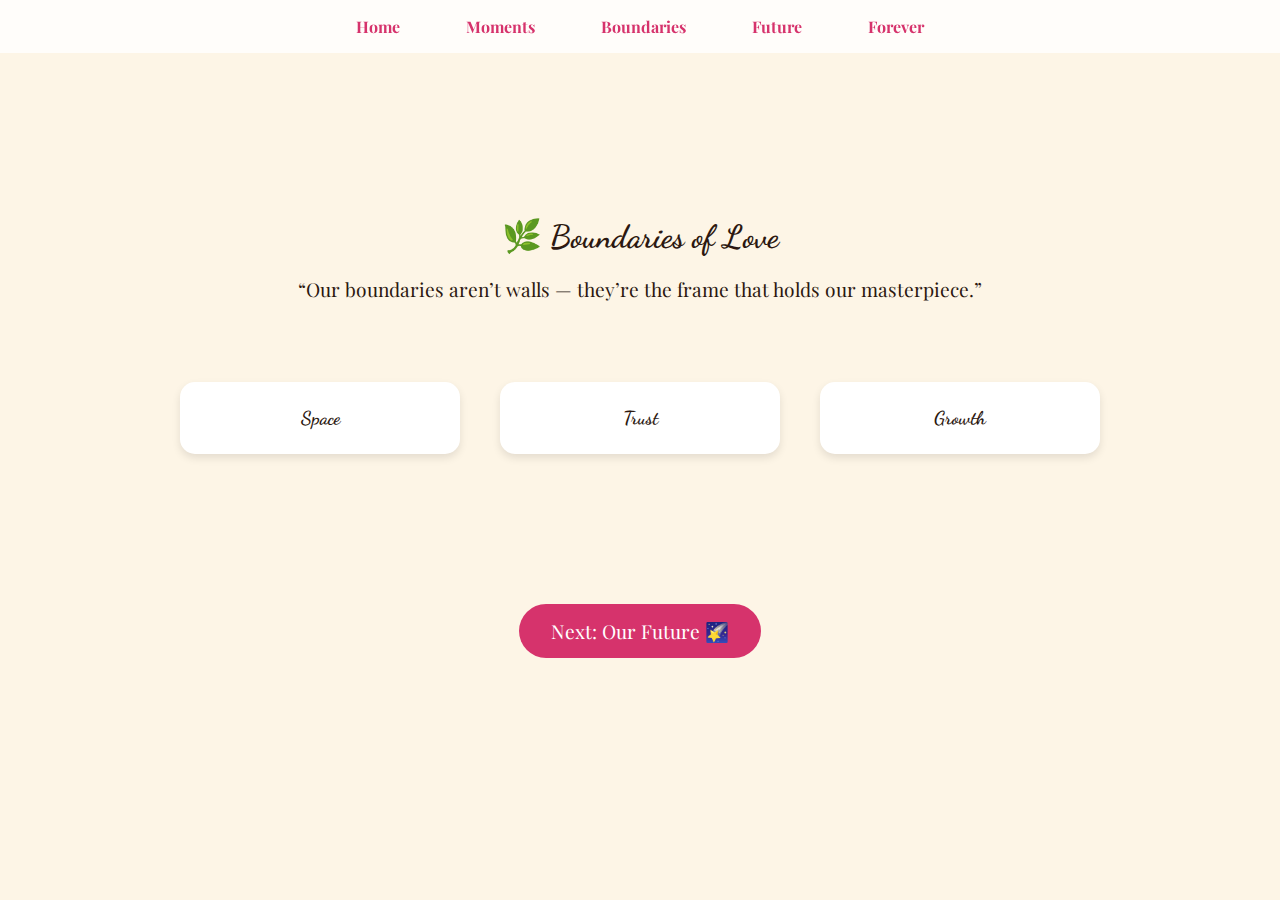
<file: boundaries.html>
<!DOCTYPE html>
<html lang="en">
<head>
  <meta charset="UTF-8" />
  <meta name="viewport" content="width=device-width, initial-scale=1.0"/>
  <title>Boundaries of Love</title>
  <link rel="stylesheet" href="style.css">
</head>
<body>
  <nav>
    <a href="index.html">Home</a>
    <a href="moments.html">Moments</a>
    <a href="boundaries.html">Boundaries</a>
    <a href="future.html">Future</a>
    <a href="forever.html">Forever</a>
  </nav>

  <div class="page-container">
    <h1>🌿 Boundaries of Love</h1>
    <p style="font-size: 1.2rem; margin: 20px 0;">
      “Our boundaries aren’t walls — they’re the frame that holds our masterpiece.”
    </p>

    <div style="display: flex; flex-wrap: wrap; justify-content: center; margin-top: 40px;">
      <div class="boundary-box" onclick="toggleActive(this)" data-text="I love you enough to let you breathe — because love isn’t a cage, it’s wings.">
        <h3>Space</h3>
      </div>
      <div class="boundary-box" onclick="toggleActive(this)" data-text="I trust you not because you never fail, but because I choose to believe in us — every day.">
        <h3>Trust</h3>
      </div>
      <div class="boundary-box" onclick="toggleActive(this)" data-text="Let’s grow separately so we can bloom together — roots deep, branches wide.">
        <h3>Growth</h3>
      </div>
    </div>

    <div id="boundary-text" style="margin-top: 30px; font-size: 1.1rem; max-width: 600px; min-height: 60px; font-style: italic;"></div>

    <a href="future.html" class="btn" style="margin-top: 40px;">Next: Our Future 🌠</a>
  </div>

  <script>
    function toggleActive(el) {
      document.querySelectorAll('.boundary-box').forEach(box => box.classList.remove('active'));
      el.classList.add('active');
      document.getElementById('boundary-text').innerText = el.getAttribute('data-text');
    }
  </script>
</body>
</html>
</file>
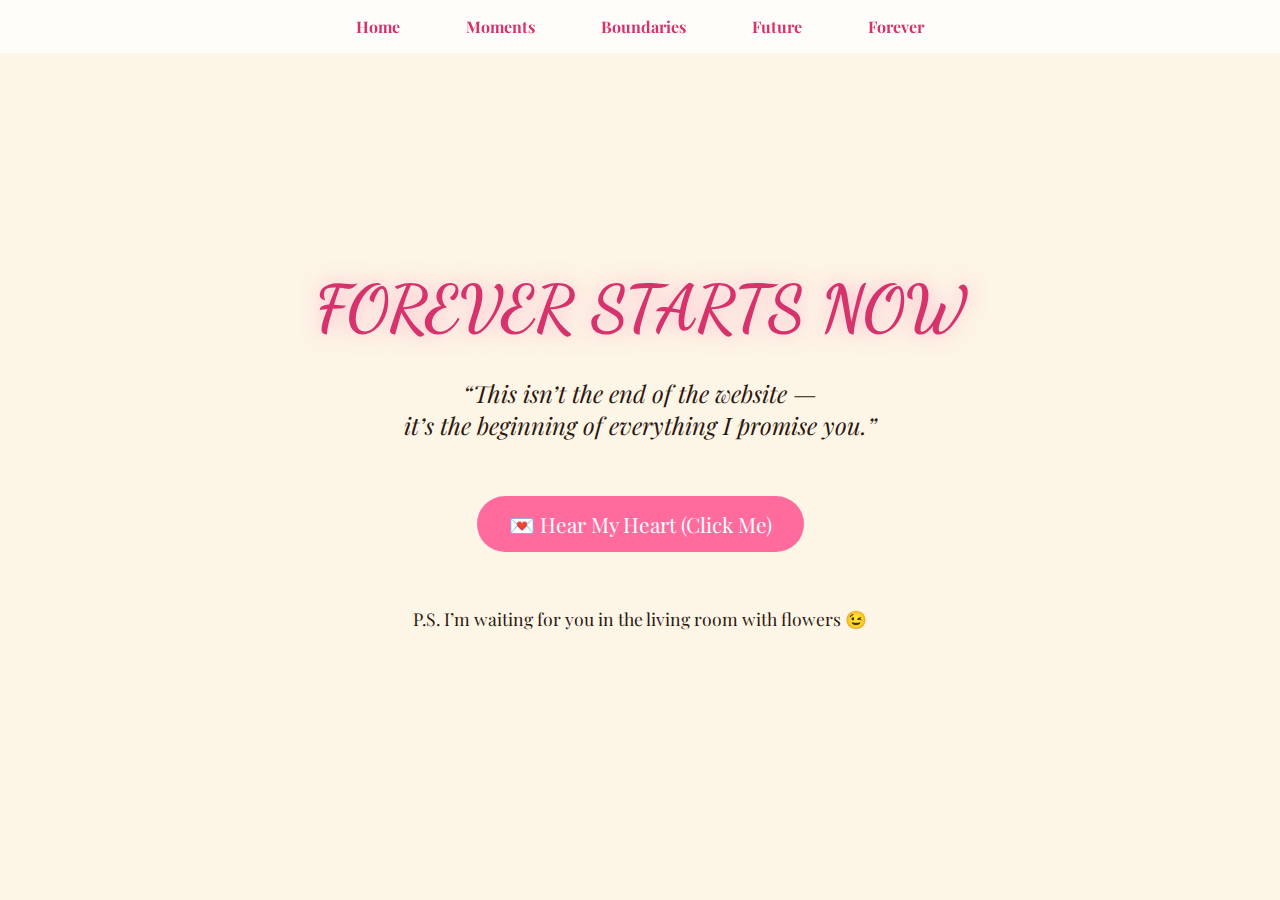
<file: forever.html>
<!DOCTYPE html>
<html lang="en">
<head>
  <meta charset="UTF-8" />
  <meta name="viewport" content="width=device-width, initial-scale=1.0"/>
  <title>Forever Starts Now</title>
  <link rel="stylesheet" href="style.css">
</head>
<body>
  <nav>
    <a href="index.html">Home</a>
    <a href="moments.html">Moments</a>
    <a href="boundaries.html">Boundaries</a>
    <a href="future.html">Future</a>
    <a href="forever.html">Forever</a>
  </nav>

  <div class="page-container">
    <h1 style="font-size: 4rem; color: #d6336c; text-shadow: 0 0 20px rgba(255,105,180,0.5);">
      FOREVER STARTS NOW
    </h1>
    <p style="font-size: 1.5rem; margin: 30px 0; font-style: italic;">
      “This isn’t the end of the website —<br />it’s the beginning of everything I promise you.”
    </p>
    <button onclick="playVoice()" class="btn" style="background: #ff6b9d; font-size: 1.3rem;">
      💌 Hear My Heart (Click Me)
    </button>
    <p style="margin-top: 30px; font-size: 1.1rem;">
      P.S. I’m waiting for you in the living room with flowers 😉
    </p>
  </div>

  <script>
    function createPetal() {
      const petal = document.createElement('div');
      petal.innerHTML = '🌹';
      petal.className = 'petal';
      petal.style.left = Math.random() * 100 + 'vw';
      petal.style.top = '-50px';
      petal.style.fontSize = (Math.random() * 20 + 10) + 'px';
      document.body.appendChild(petal);

      setTimeout(() => { petal.remove(); }, 10000);
    }

    setInterval(createPetal, 300);

    function playVoice() {
      const audio = new Audio('assets/audio/love-message.mp3');
      audio.play().catch(e => alert("Please tap to unmute ❤️ (Browser policy)"));
    }
  </script>
</body>
</html>
</file>
<file: style.css>
@import url('https://fonts.googleapis.com/css2?family=Dancing+Script:wght@700&family=Playfair+Display:ital,wght@0,700;1,400&display=swap');

:root {
  --rose-gold: #e0bfb8;
  --deep-pink: #d6336c;
  --cream: #fdf5e6;
  --midnight: #2c1810;
}

* {
  margin: 0;
  padding: 0;
  box-sizing: border-box;
}

body {
  font-family: 'Playfair Display', serif;
  background: var(--cream);
  color: var(--midnight);
  overflow-x: hidden;
  min-height: 100vh;
}

h1, h2, h3 {
  font-family: 'Dancing Script', cursive;
}

nav {
  position: fixed;
  top: 0;
  width: 100%;
  padding: 1rem;
  background: rgba(255,255,255,0.8);
  backdrop-filter: blur(10px);
  z-index: 1000;
  text-align: center;
}

nav a {
  color: var(--deep-pink);
  margin: 0 15px;
  text-decoration: none;
  font-weight: bold;
  padding: 8px 16px;
  border-radius: 20px;
  transition: all 0.3s;
}

nav a:hover {
  background: var(--rose-gold);
  transform: translateY(-2px);
}

.page-container {
  padding-top: 80px;
  min-height: 100vh;
  display: flex;
  flex-direction: column;
  align-items: center;
  justify-content: center;
  text-align: center;
  padding: 0 20px;
}

.btn {
  display: inline-block;
  padding: 14px 32px;
  margin: 25px 0;
  background: var(--deep-pink);
  color: white;
  border: none;
  border-radius: 50px;
  font-size: 1.2rem;
  cursor: pointer;
  text-decoration: none;
  transition: all 0.3s;
  font-family: 'Playfair Display', serif;
}

.btn:hover {
  transform: scale(1.05);
  box-shadow: 0 8px 20px rgba(0,0,0,0.15);
}

/* Floating Animation */
.floating {
  animation: float 3s ease-in-out infinite;
}

@keyframes float {
  0%, 100% { transform: translateY(0); }
  50% { transform: translateY(-15px); }
}

/* Falling Petals */
.petal {
  position: fixed;
  pointer-events: none;
  opacity: 0.8;
  z-index: -1;
  animation: fall 8s linear forwards;
}

@keyframes fall {
  to {
    transform: translateY(100vh) rotate(360deg);
  }
}

/* Photo Cards */
.memory-card {
  background: white;
  padding: 20px;
  border-radius: 15px;
  box-shadow: 0 5px 15px rgba(0,0,0,0.1);
  width: 280px;
  margin: 20px;
  transition: transform 0.3s;
}

.memory-card:hover {
  transform: scale(1.05);
}

.memory-card img {
  width: 100%;
  border-radius: 10px;
}

/* Boundary Boxes */
.boundary-box {
  background: white;
  padding: 25px;
  border-radius: 15px;
  width: 280px;
  margin: 20px;
  cursor: pointer;
  box-shadow: 0 4px 8px rgba(0,0,0,0.1);
  transition: all 0.3s;
}

.boundary-box.active {
  background: #ffe0e6;
  transform: scale(1.03);
}
</file>
